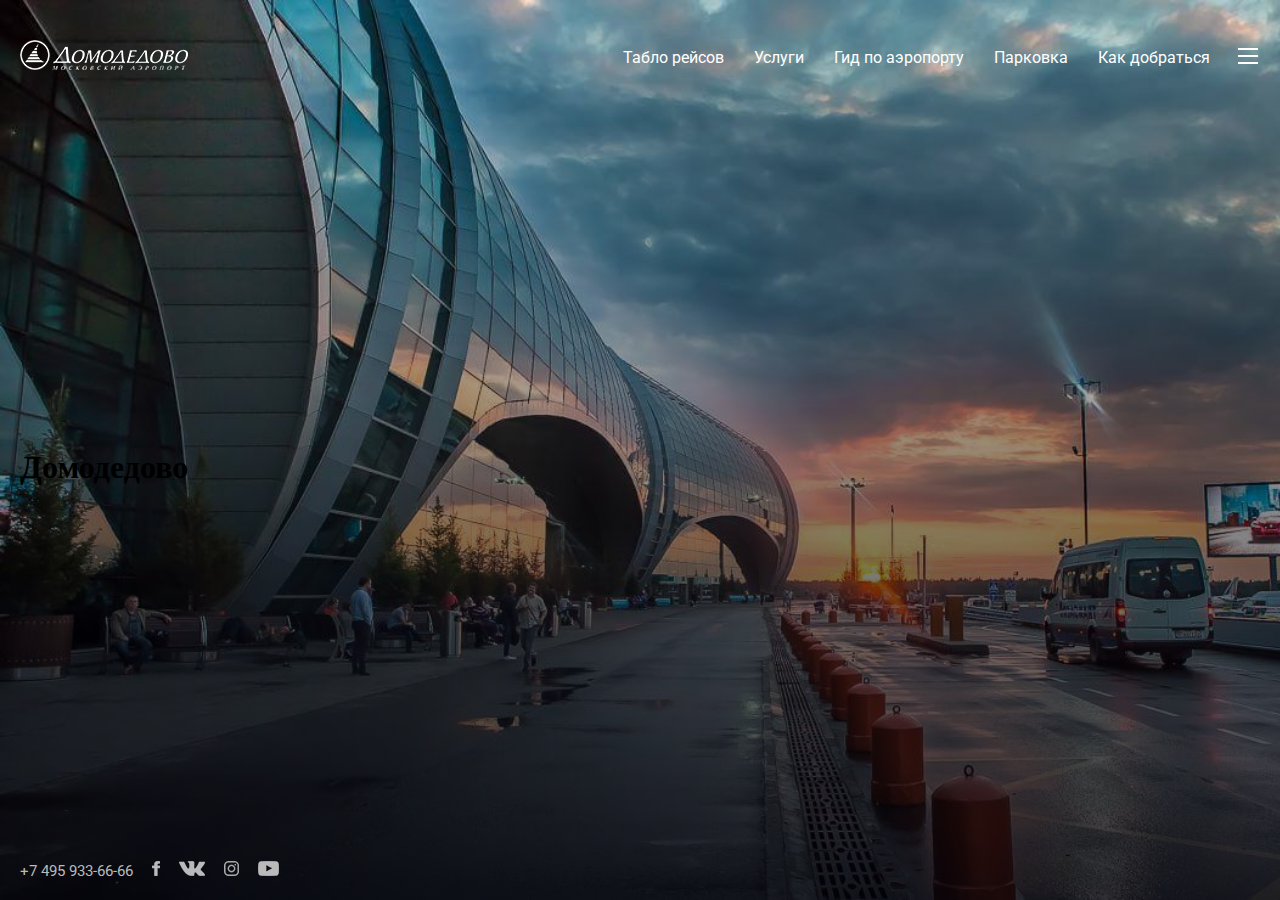
<file: index.html>
<!DOCTYPE html>
<html>
<head>
	<title>Московский аэропорт Домодедово</title>
	<meta charset="utf-8">
	<link rel="stylesheet" type="text/css" href="styles/main.css">
	<link rel="shortcut icon" href="img/logo/logo-title.png" type="image/x-icon"> 
	<link href="https://fonts.googleapis.com/css?family=Roboto:400,700" rel="stylesheet">
	<script src="script/jquery-3.3.1.min.js"></script>
	<script src="script/script.js"></script>
</head>
<body class="index">
	<!-- Раскрывающееся меню (start) -->
	<div class="dropDownMenu">
		<div class="container">
			<div class="header">
				<a href="index.html"><img src="img/logo/color-logo.png"></a>
			</div>
			<nav class="menu">
				<ul class="menu__item">
					<li class="menu__listItem"><a class="menu__link menu__link_headline" href="index.html">Главная</a></li>
					<li class="menu__listItem"><a class="menu__link" href="flight_display.html">Табло рейсов</a></li>
					<li class="menu__listItem"><a class="menu__link" href="">Услуги</a></li>
					<li class="menu__listItem"><a class="menu__link" href="">Гид по аэропорту</a></li>
					<li class="menu__listItem"><a class="menu__link" href="">Парковка</a></li>
					<li class="menu__listItem"><a class="menu__link" href="">Как добраться</a></li>
				</ul>
				<ul class="menu__item">
					<li class="menu__listItem"><a class="menu__link menu__link_headline" href="">Сервисы</a></li>
					<li class="menu__listItem"><a class="menu__link" href="">Авиабилеты</a></li>
					<li class="menu__listItem"><a class="menu__link" href="">Регистрация</a></li>
					<li class="menu__listItem"><a class="menu__link" href="">Схема аэропорта</a></li>
					<li class="menu__listItem"><a class="menu__link" href="">Транспорт</a></li>
					<li class="menu__listItem"><a class="menu__link" href="">Магазины и кафе</a></li>
					<li class="menu__listItem" class="menu__listItem"><a class="menu__link" href="">Отели</a></li>
					<li class="menu__listItem"><a class="menu__link" href="">Специальные сервисы</a></li>
				</ul>
				</ul>
				<ul class="menu__item">
					<li class="menu__listItem"><a class="menu__link menu__link_headline" href="">Контакты</a></li>
					<li  class="menu__listItem"><a class="menu__link" href="">О компании</a></li>
					<li  class="menu__listItem"><span class="footer__phoneNumber">+7 495 933-66-66</span></li>
					<li class="menu__listItem">
							<a class="menu__link" href="https://www.facebook.com/dme.aero" target="_blank"><img class="menu__socialNetwork" src="img/social-networks/fb.png"></a>
							<a class="menu__link" href="https://vk.com/dme.aero" target="_blank"><img class="menu__socialNetwork" src="img/social-networks/vk.png"></a>
							<a class="menu__link" href="https://www.instagram.com/dme.aero/" target="_blank"><img class="menu__socialNetwork" src="img/social-networks/inst.png"></a>
							<a class="menu__link" href="https://www.youtube.com/channel/UCbXBdxjnrfbCAmIC_7Icdog" target="_blank"><img class="menu__socialNetwork" src="img/social-networks/youTube.png"></a>
					</li>	
				</ul>
				<ul class="menu__item">
					<li class="menu__listItem"><a class="menu__link menu__link_headline" href="">Для бизнеса</a></li>
					<li class="menu__listItem"><a class="menu__link" href="">Грузовым клиентам</a></li>
					<li class="menu__listItem"><a class="menu__link" href="">Партнерам</a></li>
					<li class="menu__listItem"><a class="menu__link" href="">Пользователям инфраструктуры</a></li>
					<li class="menu__listItem"><a class="menu__link" href="">Соискателям</a></li>
					<li class="menu__listItem"><a class="menu__link" href="">Карьера</a></li>
					<li class="menu__listItem"><a class="menu__link" href="">Инвесторам</a></li>
					<li class="menu__listItem"><a class="menu__link" href="">Предприятия аэропорта</a></li>
				</ul>				
			</nav>	
		</div>	
	</div>
	<!-- Раскрывающееся меню (end) -->

	<div class="page page_theme_bgImage page_indents_top-bottom">
		<div class="container">
			<header class="header">
				<a href="index.html"><img src="img/logo/logo-index.png"></a>
				<nav class="header__navigation">
					<ul class="header__list">
						<li class="header__listItem"><a class="header__link" href="flight_display.html">Табло рейсов</a></li>
						<li class="header__listItem"><a class="header__link" href="#">Услуги</a></li>
						<li class="header__listItem"><a class="header__link" href="#">Гид по аэропорту</a></li>
						<li class="header__listItem"><a class="header__link" href="#">Парковка</a></li>
						<li class="header__listItem"><a class="header__link" href="#">Как добраться</a></li>
						<li class="Hamburger">
							<span class="Hamburger__line Hamburger__line_theme_white"></span>
							<span class="Hamburger__line Hamburger__line_theme_white"></span>
							<span class="Hamburger__line Hamburger__line_theme_white"></span>
						</li>
					</ul>
				</nav>
			</header>
			<main class="content">
				<h1 class="content__headline">Домодедово</h1>
			</main>
			<footer class="footer">
					<span class="footer__phoneNumber footer__contactsItem">+7 495 933-66-66</span>
					<a class="footer__contactsItem" href="https://www.facebook.com/dme.aero" target="_blank"><img src="img/social-networks/fb.png"></a>
					<a class="footer__contactsItem" href="https://vk.com/dme.aero" target="_blank"><img src="img/social-networks/vk.png"></a>
					<a class="footer__contactsItem" href="https://www.instagram.com/dme.aero/" target="_blank"><img src="img/social-networks/inst.png"></a>
					<a class="footer__contactsItem" href="https://www.youtube.com/channel/UCbXBdxjnrfbCAmIC_7Icdog" target="_blank"><img src="img/social-networks/youTube.png"></a>	

			</footer>
		</div>
	</div>	
</body>
</html>
</file>
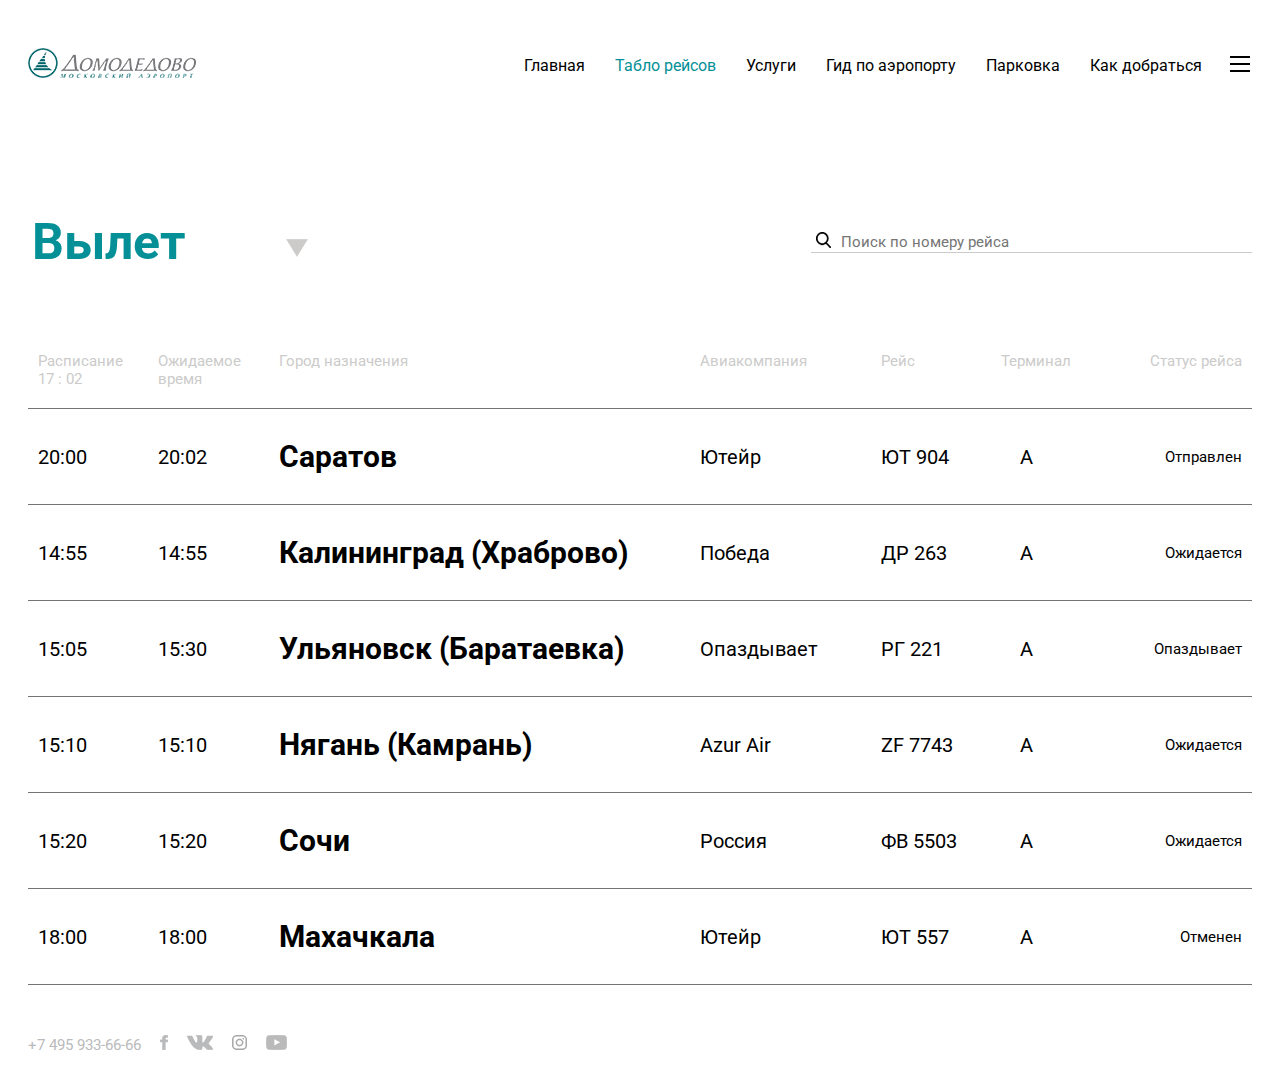
<file: flight_display.html>
<!DOCTYPE html>
<html lang="ru">
<head>
	<title>Табло рейсов / Московский аэропорт Домодедово</title>
	<meta charset="utf-8">
	<meta name="viewport" content="width=device-width, initial-scale=1, maximum-scale=1">

	<link rel="shortcut icon" href="img/logo/logo-title.png" type="image/x-icon"> 
	<link href="https://fonts.googleapis.com/css?family=Roboto:400,700" rel="stylesheet">

	
	<link rel="stylesheet" type="text/css" href="styles/main.css">
	<!-- <link rel="stylesheet" type="text/css" href="styles/flight_display.css"> -->
	<!-- <link rel="stylesheet" type="text/css" href="styles/large.css"> -->

	<script src="script/jquery-3.3.1.min.js"></script>
	<script src="script/show_menu.js"></script>
	<script src="script/search.js"></script>
	<script src="script/data.js"></script>
	<script src="script/show_data.js" defer></script>
	<script src="script/sorting.js" defer></script>
	<script src="script/show_time.js" defer></script>
	

</head>
<body class="flightDisplay">
	<!-- Раскрывающееся меню (start) -->

	<div class="dropDownMenu">
		<div class="container">
			<div class="header">
				<a href="index.html"><img src="img/logo/color-logo.png" alt="Логотип аэропорта Домодедово"></a>
			</div>
			<nav class="menu">
				<ul class="menu__item">
					<li class="menu__listItem"><a class="menu__link menu__link_headline" href="index.html">Главная</a></li>
					<li class="menu__listItem"><a class="menu__link" href="flight_display.html">Табло рейсов</a></li>
					<li class="menu__listItem"><a class="menu__link" href="">Услуги</a></li>
					<li class="menu__listItem"><a class="menu__link" href="">Гид по аэропорту</a></li>
					<li class="menu__listItem"><a class="menu__link" href="">Парковка</a></li>
					<li class="menu__listItem"><a class="menu__link" href="">Как добраться</a></li>
				</ul>
				<ul class="menu__item">
					<li class="menu__listItem"><a class="menu__link menu__link_headline" href="">Сервисы</a></li>
					<li class="menu__listItem"><a class="menu__link" href="">Авиабилеты</a></li>
					<li class="menu__listItem"><a class="menu__link" href="">Регистрация</a></li>
					<li class="menu__listItem"><a class="menu__link" href="">Схема аэропорта</a></li>
					<li class="menu__listItem"><a class="menu__link" href="">Транспорт</a></li>
					<li class="menu__listItem"><a class="menu__link" href="">Магазины и кафе</a></li>
					<li class="menu__listItem"><a class="menu__link" href="">Отели</a></li>
					<li class="menu__listItem"><a class="menu__link" href="">Специальные сервисы</a></li>
				</ul>
				<ul class="menu__item">
					<li class="menu__listItem"><a class="menu__link menu__link_headline" href="">Контакты</a></li>
					<li  class="menu__listItem"><a class="menu__link" href="">О компании</a></li>
					<li  class="menu__listItem"><span class="footer__phoneNumber">+7 495 933-66-66</span></li>
					<li class="menu__listItem">
							<a class="menu__link" href="https://www.facebook.com/dme.aero" target="_blank"><img class="menu__socialNetwork" src="img/social-networks/fb.png" alt="Логотип Facebook"></a>
							<a class="menu__link" href="https://vk.com/dme.aero" target="_blank"><img class="menu__socialNetwork" src="img/social-networks/vk.png" alt="Логотип VK"></a>
							<a class="menu__link" href="https://www.instagram.com/dme.aero/" target="_blank"><img class="menu__socialNetwork" src="img/social-networks/inst.png" alt="Логотип Instagram"></a>
							<a class="menu__link" href="https://www.youtube.com/channel/UCbXBdxjnrfbCAmIC_7Icdog" target="_blank"><img class="menu__socialNetwork" src="img/social-networks/youTube.png" alt="Логотип YouTube"></a>
					</li>	
				</ul>
				<ul class="menu__item">
					<li class="menu__listItem"><a class="menu__link menu__link_headline" href="">Для бизнеса</a></li>
					<li class="menu__listItem"><a class="menu__link" href="">Грузовым клиентам</a></li>
					<li class="menu__listItem"><a class="menu__link" href="">Партнерам</a></li>
					<li class="menu__listItem"><a class="menu__link" href="">Пользователям инфраструктуры</a></li>
					<li class="menu__listItem"><a class="menu__link" href="">Соискателям</a></li>
					<li class="menu__listItem"><a class="menu__link" href="">Карьера</a></li>
					<li class="menu__listItem"><a class="menu__link" href="">Инвесторам</a></li>
					<li class="menu__listItem"><a class="menu__link" href="">Предприятия аэропорта</a></li>
				</ul>				
			</nav>	
		</div>	
	</div>
	<!-- Раскрывающееся меню (end) -->
	<div class="page_indents_top-bottom">
		<div class="container">
			<header class="header">
				<a href="index.html"><img src="img/logo/color-logo.png" alt="Логотип аэропорта Домодедово" class="header__logo"></a>
				<nav class="header__navigation">
					<ul class="header__list"> <!-- ПРОПИСАТЬ СТИЛИ ДЛЯ UL !!!!! -->
						<li class="header__listItem"><a class="header__link header__link_theme_black" href="index.html">Главная</a></li>
						<li class="header__listItem"><a class="header__link header__link_active" href="flight_display.html">Табло рейсов</a></li>
						<li class="header__listItem"><a class="header__link header__link_theme_black" href="#">Услуги</a></li>
						<li class="header__listItem"><a class="header__link header__link_theme_black" href="#">Гид по аэропорту</a></li>
						<li class="header__listItem"><a class="header__link header__link_theme_black" href="#">Парковка</a></li>
						<li class="header__listItem"><a class="header__link header__link_theme_black" href="#">Как добраться</a></li>
						<li class="Hamburger">
							<span class="Hamburger__line Hamburger__line_theme_black"></span>
							<span class="Hamburger__line Hamburger__line_theme_black"></span>
							<span class="Hamburger__line Hamburger__line_theme_black"></span>
						</li>
					</ul>	
				</nav>
			</header>
			<main class="flightDisplayContent">
				<div class="flightFilter">
					<div class="flightFilter__select_theme_greyArrow">
						<select class="flightFilter__select">
							<option class="flightFilter__option">Вылет</option>
							<option class="flightFilter__option">Прилет</option>
							<option class="flightFilter__option">Задержан</option>
						</select>
					</div>	
					<div class="search">
						<input class="search__input" type="search" name="search" placeholder="Поиск по номеру рейса">
						<button class="search__button"></button>
					</div>
				</div>	
				<div class="schedule">
					<div class="scheduleExplanation">
						<div class="scheduleExplanation__item scheduleExplanation__tablecell_time">
							Расписание
							<div class="clock">
								<span class="clock__hour">hh</span>
								<span class="clock__colon">:</span>
								<span class="clock__min">mm</span>
							</div>
						</div>
						
						<div class="scheduleExplanation__item scheduleExplanation__tablecell_expectedTime">Ожидаемое время</div>
						<div class="scheduleExplanation__item scheduleExplanation__tablecell_city">Город назначения</div>
						<div class="scheduleExplanation__item scheduleExplanation__tablecell_aviacompany">Авиакомпания</div>
						<div class="scheduleExplanation__item scheduleExplanation__tablecell_flight">Рейс</div>
						<div class="scheduleExplanation__item scheduleExplanation__tablecell_terminal">Терминал</div>
						<div class="scheduleExplanation__item scheduleExplanation__tablecell_flightStatus">Статус рейса</div>
					</div>
				</div>
			</main>
			<footer class="footer">
					<span class="footer__phoneNumber footer__contactsItem">+7 495 933-66-66</span>
					<a class="footer__contactsItem" href="https://www.facebook.com/dme.aero" target="_blank"><img src="img/social-networks/fb.png" alt="Логотип Facebook"></a>
					<a class="footer__contactsItem" href="https://vk.com/dme.aero" target="_blank"><img src="img/social-networks/vk.png" alt="Логотип VK"></a>
					<a class="footer__contactsItem" href="https://www.instagram.com/dme.aero/" target="_blank"><img src="img/social-networks/inst.png" alt="Логотип Instagram"></a>
					<a class="footer__contactsItem" href="https://www.youtube.com/channel/UCbXBdxjnrfbCAmIC_7Icdog" target="_blank"><img src="img/social-networks/youTube.png" alt="Логотип YouTube"></a>	
			</footer>
		</div>
	</div>
</body>			
</html>
</file>
<file: styles/main.css>
@import "container.css";
@import "dropdown_menu.css";
@import "header.css";
@import "hamburger.css";
@import "footer.css";
@import "search.css";
@import "flight_filter.css";
@import "schedule.css";
</file>
<file: styles/flight_display.css>
.schedule {
	width: 100%;
}
.scheduleExplanation {
	display: flex;
	position: sticky;
	top: 61px;
	width: 100;
	margin-top: 60px;
	padding: 20px 10px;
	background-color: #fff;
	border-bottom: 1px solid #747474;
}
.scheduleExplanation__tablecell_time {
	width: 10%;
}
.scheduleExplanation__tablecell_expectedTime {
	width: 10%;
}
.scheduleExplanation__tablecell_city {
	width: 35%;
}
.scheduleExplanation__tablecell_aviacompany {
	width: 15%;
}
.scheduleExplanation__tablecell_flight {
	width: 10%;
}
.scheduleExplanation__tablecell_terminal {
	width: 5%;
}
.scheduleExplanation__tablecell_flightStatus {
	width: 15%;
	text-align: right;
}
.scheduleExplanation__item {
	font-family: 'Roboto', sans-serif;
	font-weight: 400;
	font-size: 15px;
	color: #cccbca;
}
.scheduleItem {
	display: flex;
	align-items: center;
	padding: 30px 10px;
	border-bottom: 1px solid #747474;
}
.scheduleItem:hover {
	background-color: #f3f3f3;
	cursor: pointer;
}
.scheduleItem__time {
	font-family: 'Roboto', sans-serif;
	font-weight: 400;
	font-size: 20px;
	color: #000;
}
.scheduleItem__expectedTime {
	font-family: 'Roboto', sans-serif;
	font-weight: 400;
	font-size: 20px;
	color: #000;
}
.scheduleItem__city {
	font-family: 'Roboto', sans-serif;
	font-weight: 700;
	font-size: 30px;
	color: #000;
}
.scheduleItem__aviacompany {
	font-family: 'Roboto', sans-serif;
	font-weight: 400;
	font-size: 20px;
	color: #000;
}
 .scheduleItem__img {
 	margin-left: 20px;
 }
.scheduleItem__flight {
	font-family: 'Roboto', sans-serif;
	font-weight: 400;
	font-size: 20px;
	color: #000;
}
.scheduleItem__terminal {
	font-family: 'Roboto', sans-serif;
	font-weight: 400;
	font-size: 20px;
	color: #000;
}
.scheduleItem__flightStatus {
	font-family: 'Roboto', sans-serif;
	font-weight: 400;
	font-size: 15px;
	color: #000;
	text-align: right;
}
</file>
<file: styles/large.css>
@media screen and (min-width: 320px) {
	.page_indents_top-bottom {
		padding: 20px 0;
	}
	.header {
		align-items: center;
	}
	.header__logo {
		width: 150px;
	}
	.header__listItem {
		display: none;
	}
	.flightFilter {
		margin-top: 70px;
		flex-wrap: wrap;
	}
}
@media screen and (min-width: 576px) {
	.flightDisplayContent {
		background-color: green;
	}
}
@media screen and (min-width: 768px) {
	.flightDisplayContent {
		background-color: gray;
	}
}
@media screen and (min-width: 992px) {
	.flightDisplayContent {
		background-color: red;
	}
}
</file>
